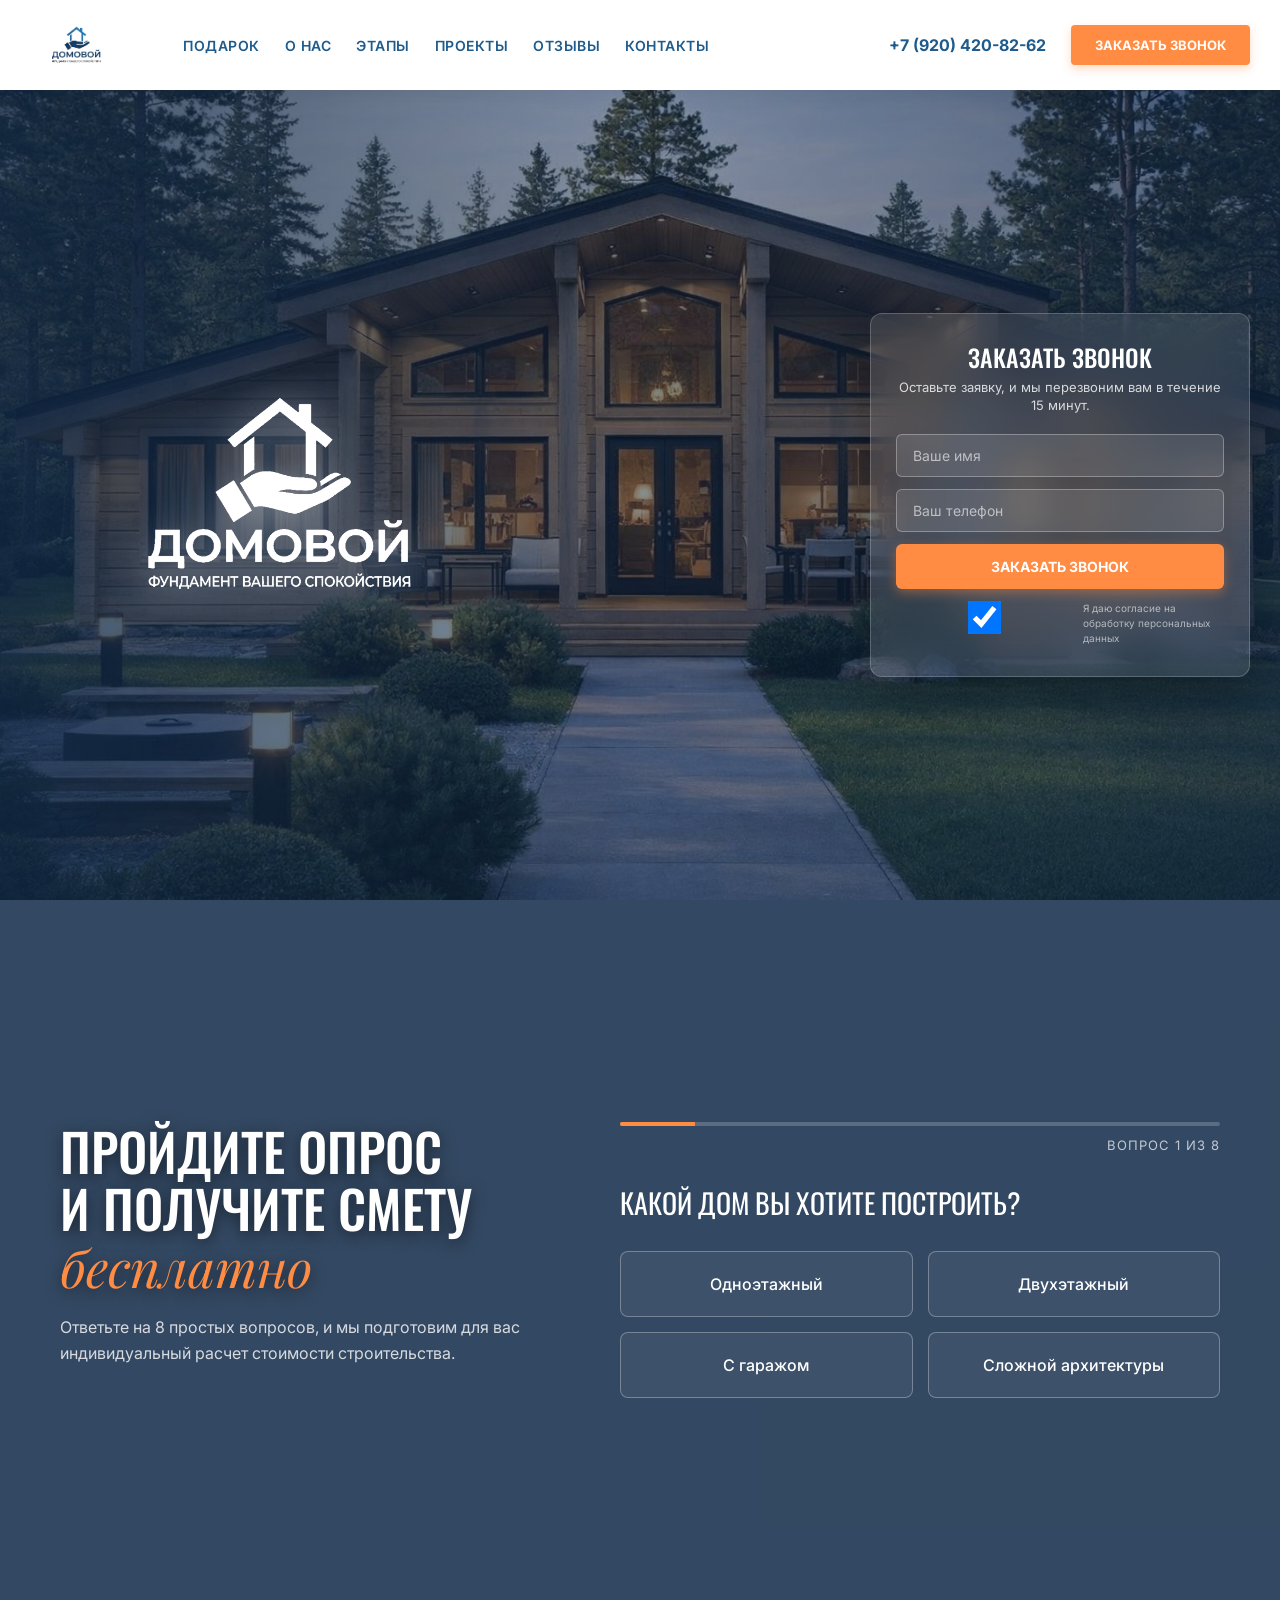
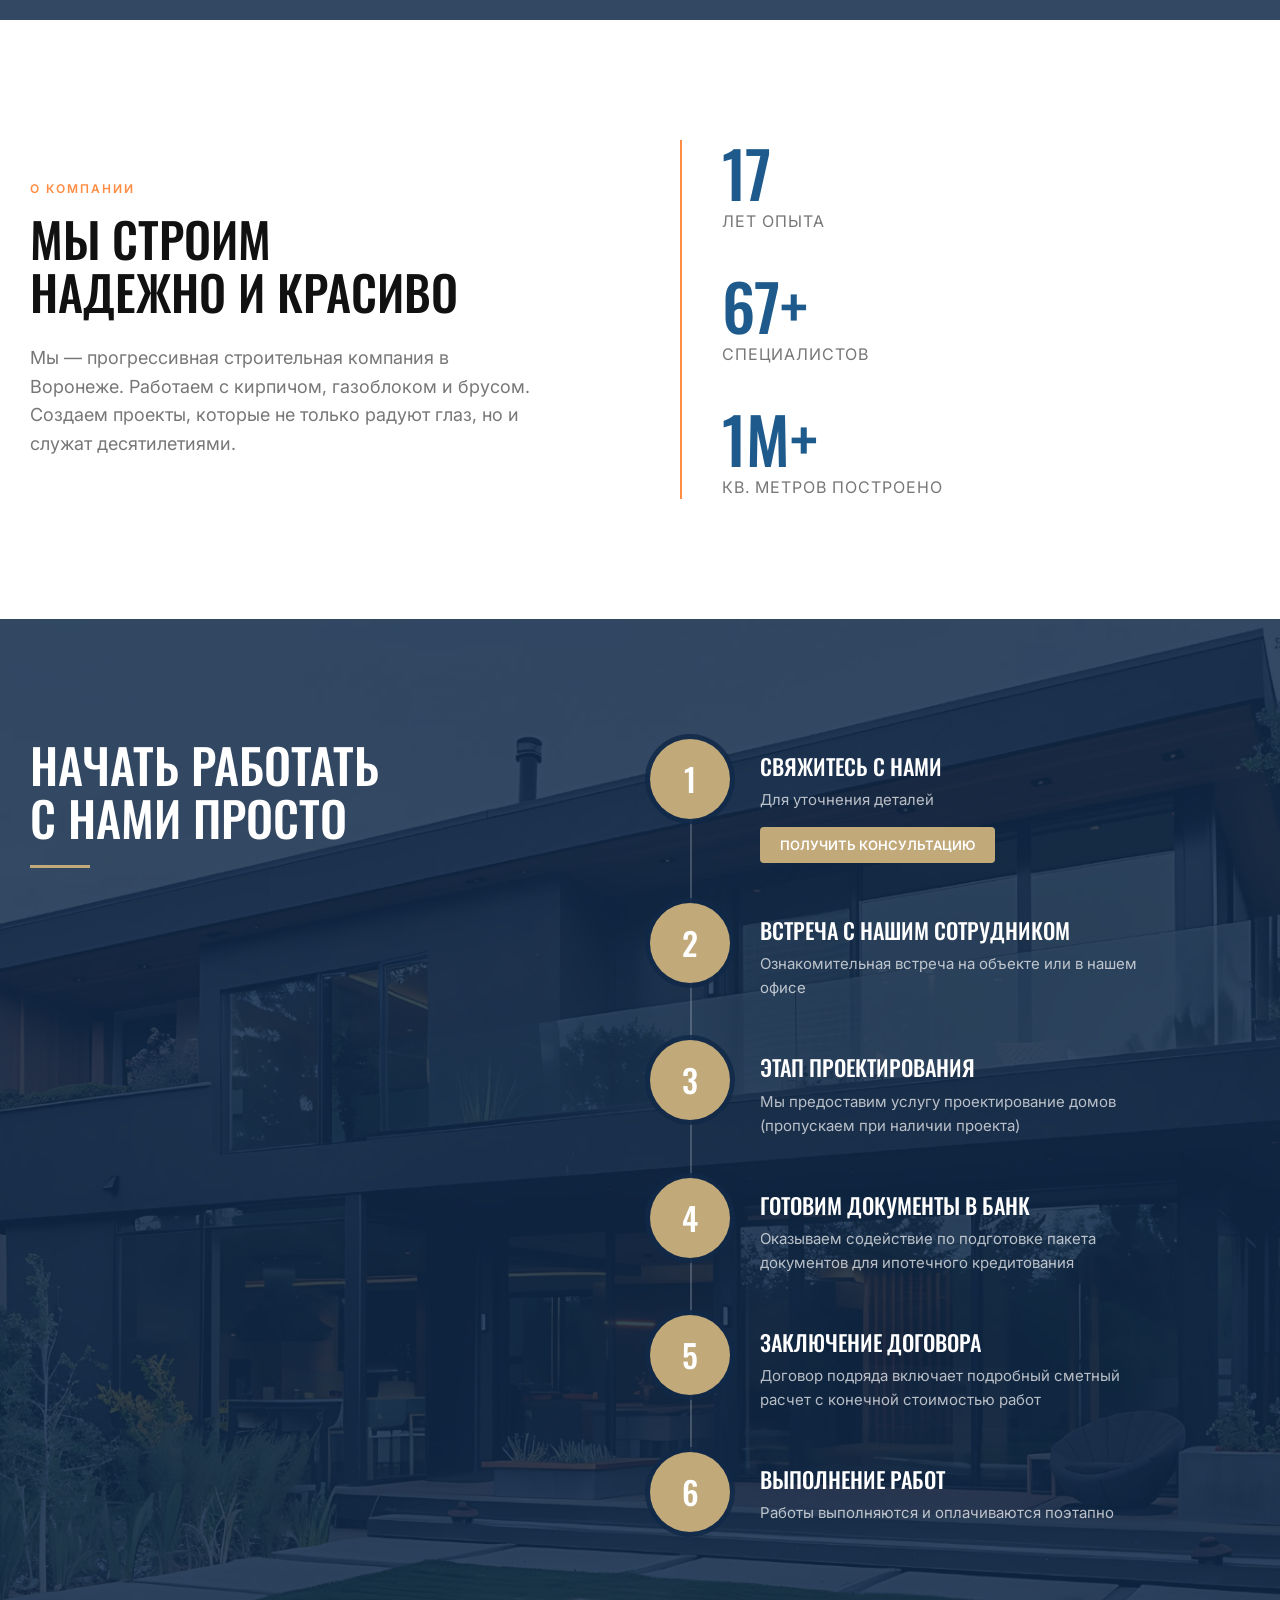
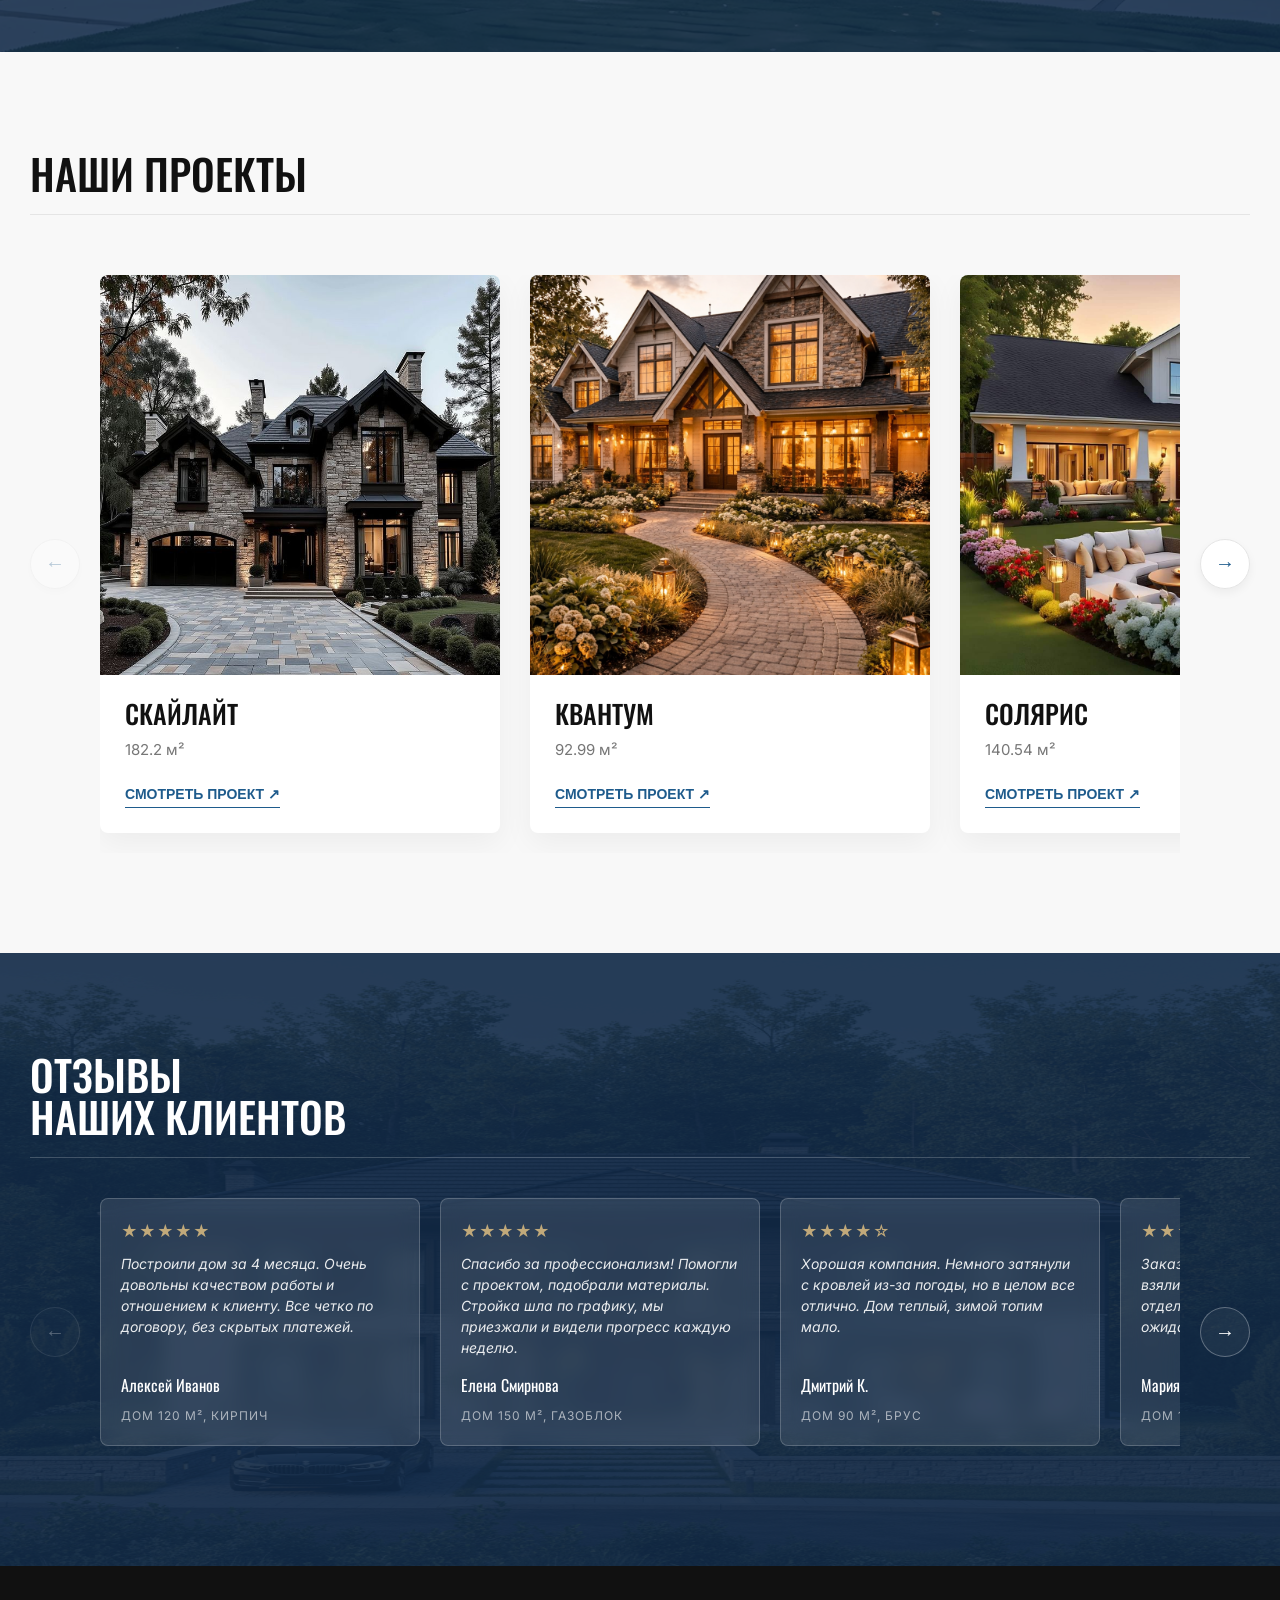
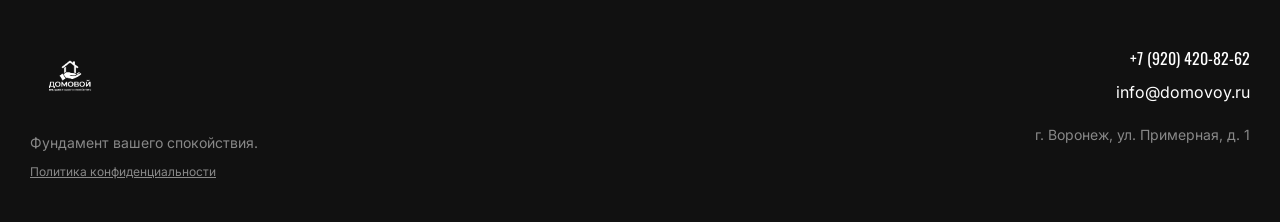
<file: index.html>
<!DOCTYPE html>
<html lang="ru">
<head>
    <meta charset="UTF-8">
    <meta name="viewport" content="width=device-width, initial-scale=1.0">
    <title>Домовой — Строительство домов в Воронеже</title>
    <meta name="description" content="Строительство домов под ключ из кирпича, газоблока и бруса. Фиксированная цена, сдача в срок, гарантия 5 лет.">
    <link rel="stylesheet" href="style.css">
    <link rel="preconnect" href="https://fonts.googleapis.com">
    <link rel="preconnect" href="https://fonts.gstatic.com" crossorigin>
    <link href="https://fonts.googleapis.com/css2?family=Inter:wght@300;400;500;600&family=Oswald:wght@400;500;600;700&family=Playfair+Display:ital@1&display=swap" rel="stylesheet">
</head>
<body>

<!-- ============ ШАПКА ============ -->
<header class="header">
    <div class="container header-inner">
        <a href="#" class="logo">
            <img src="images/logo.png" alt="Домовой" class="logo-img">
        </a>

        <nav class="nav">
            <a href="#quiz" class="nav-link">Подарок</a>
            <a href="#about" class="nav-link">О нас</a>
            <a href="#process" class="nav-link">Этапы</a>
            <a href="#projects" class="nav-link">Проекты</a>
            <a href="#reviews" class="nav-link">Отзывы</a>
            <a href="#contacts" class="nav-link">Контакты</a>
        </nav>

        <div class="header-right">
            <a href="tel:+79204208262" class="header-phone">+7 (920) 420-82-62</a>
            <button class="btn-order open-modal">Заказать звонок</button>
            <button class="burger" id="burger" aria-label="Открыть меню">
                <span></span>
                <span></span>
            </button>
        </div>
    </div>

    <div class="mobile-menu" id="mobileMenu">
        <a href="#quiz" class="nav-link">Подарок</a>
        <a href="#about" class="nav-link">О нас</a>
        <a href="#process" class="nav-link">Этапы</a>
        <a href="#projects" class="nav-link">Проекты</a>
        <a href="#reviews" class="nav-link">Отзывы</a>
        <a href="#contacts" class="nav-link">Контакты</a>
        <a href="tel:+79204208262" class="mobile-phone">+7 (920) 420-82-62</a>
        <button class="btn-order open-modal" style="margin: 20px; width: calc(100% - 40px);">Заказать звонок</button>
    </div>
</header>

<!-- ============ HERO ============ -->
<section class="hero" id="hero">
    <div class="hero-bg" style="background-image: url('images/hero-house.jpg');"></div>
    <div class="hero-overlay"></div>
    <div class="container hero-content-wrapper">
        <div class="hero-left">
            <img src="images/logo.png" alt="Домовой" class="hero-big-logo">
        </div>
        <div class="hero-right">
            <div class="hero-form-card">
                <h3>Заказать звонок</h3>
                <p>Оставьте заявку, и мы перезвоним вам в течение 15 минут.</p>
                <form action="#" class="hero-form">
                    <input type="text" placeholder="Ваше имя" required>
                    <input type="tel" placeholder="Ваш телефон" required>
                    <button type="submit" class="btn-submit-hero">Заказать звонок</button>
                    <label class="checkbox-label">
                        <input type="checkbox" required checked>
                        <span>Я даю согласие на обработку персональных данных</span>
                    </label>
                </form>
            </div>
        </div>
    </div>
</section>

<!-- ============ ОПРОСНИК ============ -->
<section class="quiz-section" id="quiz" style="background-image: url('images/quiz-bg.jpg');">
    <div class="quiz-overlay"></div>
    <div class="container quiz-container">
        <div class="quiz-info">
            <h2 class="quiz-main-title">Пройдите опрос<br>и получите смету<br><span>бесплатно</span></h2>
            <p class="quiz-subtitle">Ответьте на 8 простых вопросов, и мы подготовим для вас индивидуальный расчет стоимости строительства.</p>
        </div>
        
        <div class="quiz-wrapper-steps">
            <div class="quiz-progress-bar-container">
                <div class="quiz-progress-bar-fill" id="quizProgressBar"></div>
            </div>
            <span class="quiz-step-counter" id="quizStepCounter">Вопрос 1 из 8</span>

            <form id="quizForm" class="quiz-form-steps">
                <div class="quiz-step active" data-step="1">
                    <h3 class="quiz-question">Какой дом вы хотите построить?</h3>
                    <div class="quiz-options-row">
                        <label class="quiz-radio-box"><input type="radio" name="q1" value="one_floor"><span>Одноэтажный</span></label>
                        <label class="quiz-radio-box"><input type="radio" name="q1" value="two_floor"><span>Двухэтажный</span></label>
                        <label class="quiz-radio-box"><input type="radio" name="q1" value="with_garage"><span>С гаражом</span></label>
                        <label class="quiz-radio-box"><input type="radio" name="q1" value="complex"><span>Сложной архитектуры</span></label>
                    </div>
                </div>
                <div class="quiz-step" data-step="2">
                    <h3 class="quiz-question">Из какого материала планируете строиться?</h3>
                    <div class="quiz-options-row">
                        <label class="quiz-radio-box"><input type="radio" name="q2" value="brick"><span>Кирпич</span></label>
                        <label class="quiz-radio-box"><input type="radio" name="q2" value="gas_block"><span>Газоблок</span></label>
                        <label class="quiz-radio-box"><input type="radio" name="q2" value="timber"><span>Брус / Дерево</span></label>
                        <label class="quiz-radio-box"><input type="radio" name="q2" value="frame"><span>Каркас</span></label>
                    </div>
                </div>
                <div class="quiz-step" data-step="3">
                    <h3 class="quiz-question">На какую площадь планируете строительство?</h3>
                    <div class="quiz-options-row">
                        <label class="quiz-radio-box"><input type="radio" name="q3" value="up_to_100"><span>До 100 м²</span></label>
                        <label class="quiz-radio-box"><input type="radio" name="q3" value="100_150"><span>100 – 150 м²</span></label>
                        <label class="quiz-radio-box"><input type="radio" name="q3" value="150_200"><span>150 – 200 м²</span></label>
                        <label class="quiz-radio-box"><input type="radio" name="q3" value="over_200"><span>Более 200 м²</span></label>
                    </div>
                </div>
                <div class="quiz-step" data-step="4">
                    <h3 class="quiz-question">Есть ли у вас участок под строительство дома?</h3>
                    <div class="quiz-options-row">
                        <label class="quiz-radio-box"><input type="radio" name="q4" value="yes"><span>Да, есть</span></label>
                        <label class="quiz-radio-box"><input type="radio" name="q4" value="no"><span>Нет, но в поиске</span></label>
                        <label class="quiz-radio-box"><input type="radio" name="q4" value="need_help"><span>Нужна помощь с выбором</span></label>
                    </div>
                </div>
                <div class="quiz-step" data-step="5">
                    <h3 class="quiz-question">Есть ли проект для строительства или эскиз?</h3>
                    <div class="quiz-options-row">
                        <label class="quiz-radio-box"><input type="radio" name="q5" value="yes"><span>Да, есть готовый</span></label>
                        <label class="quiz-radio-box"><input type="radio" name="q5" value="sketch"><span>Есть только эскиз</span></label>
                        <label class="quiz-radio-box"><input type="radio" name="q5" value="no"><span>Нет, нужен проект</span></label>
                    </div>
                </div>
                <div class="quiz-step" data-step="6">
                    <h3 class="quiz-question">Какую комплектацию хотите?</h3>
                    <div class="quiz-options-row">
                        <label class="quiz-radio-box"><input type="radio" name="q6" value="turnkey"><span>Под ключ</span></label>
                        <label class="quiz-radio-box"><input type="radio" name="q6" value="rough"><span>Черновая</span></label>
                        <label class="quiz-radio-box"><input type="radio" name="q6" value="shell"><span>Только коробка</span></label>
                    </div>
                </div>
                <div class="quiz-step" data-step="7">
                    <h3 class="quiz-question">В какой бюджет планируете уложиться?</h3>
                    <div class="quiz-options-row">
                        <label class="quiz-radio-box"><input type="radio" name="q7" value="to_3m"><span>До 3 млн ₽</span></label>
                        <label class="quiz-radio-box"><input type="radio" name="q7" value="3_5m"><span>3 – 5 млн ₽</span></label>
                        <label class="quiz-radio-box"><input type="radio" name="q7" value="5_8m"><span>5 – 8 млн ₽</span></label>
                        <label class="quiz-radio-box"><input type="radio" name="q7" value="over_8m"><span>Более 8 млн ₽</span></label>
                    </div>
                </div>
                <div class="quiz-step" data-step="8">
                    <h3 class="quiz-question">Когда планируете начать строительство?</h3>
                    <div class="quiz-options-row">
                        <label class="quiz-radio-box"><input type="radio" name="q8" value="asap"><span>Как можно скорее</span></label>
                        <label class="quiz-radio-box"><input type="radio" name="q8" value="this_year"><span>В этом году</span></label>
                        <label class="quiz-radio-box"><input type="radio" name="q8" value="next_year"><span>В следующем году</span></label>
                    </div>
                </div>
            </form>
        </div>
    </div>
</section>

<!-- ============ БЛОК О КОМПАНИИ ============ -->
<section class="about-section" id="about">
    <div class="container about-grid">
        <div class="about-text">
            <span class="section-label">О КОМПАНИИ</span>
            <h2>МЫ СТРОИМ<br>НАДЕЖНО И КРАСИВО</h2>
            <p>Мы — прогрессивная строительная компания в Воронеже. Работаем с кирпичом, газоблоком и брусом. Создаем проекты, которые не только радуют глаз, но и служат десятилетиями.</p>
        </div>
        <div class="about-stats">
            <div class="stat-item">
                <span class="stat-number">17</span>
                <span class="stat-desc">Лет опыта</span>
            </div>
            <div class="stat-item">
                <span class="stat-number">67+</span>
                <span class="stat-desc">Специалистов</span>
            </div>
            <div class="stat-item">
                <span class="stat-number">1М+</span>
                <span class="stat-desc">Кв. метров построено</span>
            </div>
        </div>
    </div>
</section>

<!-- ============ БЛОК ЭТАПЫ РАБОТЫ ============ -->
<section class="process-section" id="process">
    <div class="process-bg" style="background-image: url('images/process-bg.jpg');"></div>
    <div class="process-overlay"></div>
    <div class="container process-container">
        <div class="process-header">
            <h2 class="process-main-title">Начать работать<br>с нами просто</h2>
        </div>
        <div class="process-timeline">
            <div class="process-step"><div class="step-number">1</div><div class="step-content"><h3>Свяжитесь с нами</h3><p>Для уточнения деталей</p><button class="btn-process open-modal">Получить консультацию</button></div></div>
            <div class="process-step"><div class="step-number">2</div><div class="step-content"><h3>Встреча с нашим сотрудником</h3><p>Ознакомительная встреча на объекте или в нашем офисе</p></div></div>
            <div class="process-step"><div class="step-number">3</div><div class="step-content"><h3>Этап проектирования</h3><p>Мы предоставим услугу проектирование домов (пропускаем при наличии проекта)</p></div></div>
            <div class="process-step"><div class="step-number">4</div><div class="step-content"><h3>Готовим документы в банк</h3><p>Оказываем содействие по подготовке пакета документов для ипотечного кредитования</p></div></div>
            <div class="process-step"><div class="step-number">5</div><div class="step-content"><h3>Заключение договора</h3><p>Договор подряда включает подробный сметный расчет с конечной стоимостью работ</p></div></div>
            <div class="process-step"><div class="step-number">6</div><div class="step-content"><h3>Выполнение работ</h3><p>Работы выполняются и оплачиваются поэтапно</p></div></div>
        </div>
    </div>
</section>

<!-- ============ БЛОК ПРОЕКТЫ (СЛАЙДЕР) ============ -->
<section class="projects-section" id="projects">
    <div class="container">
        <div class="section-header-modern">
            <h2>НАШИ ПРОЕКТЫ</h2>
        </div>
        
        <div class="projects-slider-wrapper">
            <button class="project-arrow prev" id="projectPrev">←</button>
            
            <div class="projects-track" id="projectsTrack">
                <div class="project-card">
                    <div class="project-image"><img src="images/project1.jpg" alt="Проект Скайлайт"></div>
                    <div class="project-info">
                        <h3>Скайлайт</h3>
                        <span class="project-area">182.2 м²</span>
                        <button class="btn-more open-modal">Смотреть проект ↗</button>
                    </div>
                </div>
                <div class="project-card">
                    <div class="project-image"><img src="images/project2.jpg" alt="Проект Квантум"></div>
                    <div class="project-info">
                        <h3>Квантум</h3>
                        <span class="project-area">92.99 м²</span>
                        <button class="btn-more open-modal">Смотреть проект ↗</button>
                    </div>
                </div>
                <div class="project-card">
                    <div class="project-image"><img src="images/project3.jpg" alt="Проект Солярис"></div>
                    <div class="project-info">
                        <h3>Солярис</h3>
                        <span class="project-area">140.54 м²</span>
                        <button class="btn-more open-modal">Смотреть проект ↗</button>
                    </div>
                </div>
                <div class="project-card">
                    <div class="project-image"><img src="images/hero-house.jpg" alt="Проект Модерн"></div>
                    <div class="project-info">
                        <h3>Модерн</h3>
                        <span class="project-area">210 м²</span>
                        <button class="btn-more open-modal">Смотреть проект ↗</button>
                    </div>
                </div>
            </div>

            <button class="project-arrow next" id="projectNext">→</button>
        </div>
    </div>
</section>

<!-- ============ БЛОК ОТЗЫВЫ ============ -->
<section class="reviews-section" id="reviews">
    <div class="reviews-bg" style="background-image: url('images/reviews-bg.jpg');"></div>
    <div class="reviews-overlay"></div>
    
    <div class="container reviews-container">
        <div class="section-header-modern" style="border-bottom-color: rgba(255,255,255,0.2); color: white; margin-bottom: 40px;">
            <h2>ОТЗЫВЫ<br>НАШИХ КЛИЕНТОВ</h2>
        </div>

        <div class="reviews-slider-wrapper">
            <button class="review-arrow prev" id="reviewPrev">←</button>

            <div class="reviews-track" id="reviewsTrack">
                <div class="review-card"><div class="review-stars">★★★★★</div><p class="review-text">Построили дом за 4 месяца. Очень довольны качеством работы и отношением к клиенту. Все четко по договору, без скрытых платежей.</p><div class="review-author">Алексей Иванов</div><div class="review-house">Дом 120 м², кирпич</div></div>
                <div class="review-card"><div class="review-stars">★★★★★</div><p class="review-text">Спасибо за профессионализм! Помогли с проектом, подобрали материалы. Стройка шла по графику, мы приезжали и видели прогресс каждую неделю.</p><div class="review-author">Елена Смирнова</div><div class="review-house">Дом 150 м², газоблок</div></div>
                <div class="review-card"><div class="review-stars">★★★★☆</div><p class="review-text">Хорошая компания. Немного затянули с кровлей из-за погоды, но в целом все отлично. Дом теплый, зимой топим мало.</p><div class="review-author">Дмитрий К.</div><div class="review-house">Дом 90 м², брус</div></div>
                <div class="review-card"><div class="review-stars">★★★★★</div><p class="review-text">Заказывали дом под ключ. Ребята взяли на себя всё: от фундамента до отделки. Результат превзошел ожидания. Рекомендую!</p><div class="review-author">Мария и Сергей</div><div class="review-house">Дом 180 м², кирпич</div></div>
                <div class="review-card"><div class="review-stars">★★★★★</div><p class="review-text">Очень удобно, что есть свой архитектор. Нам сделали проект с учетом наших пожеланий и бюджета. Строили быстро.</p><div class="review-author">Ольга Петрова</div><div class="review-house">Дом 110 м², газоблок</div></div>
                <div class="review-card"><div class="review-stars">★★★★★</div><p class="review-text">Работали с «Домовым» по ипотеке. Помогли собрать документы для банка, все прошло гладко. Дом сдали вовремя.</p><div class="review-author">Игорь Волков</div><div class="review-house">Дом 140 м², кирпич</div></div>

                <div class="review-card"><div class="review-stars">★★★★☆</div><p class="review-text">Качество хорошее, но хотелось бы больше внимания к деталям на этапе отделки. В целом домом довольны, живем уже год.</p><div class="review-author">Анна С.</div><div class="review-house">Дом 100 м², брус</div></div>
                <div class="review-card"><div class="review-stars">★★★★★</div><p class="review-text">Отличная бригада! Работали чисто, мусор вывозили. Соседи тоже заинтересовались. Спасибо за дом!</p><div class="review-author">Николай Ф.</div><div class="review-house">Дом 95 м², каркас</div></div>
                <div class="review-card"><div class="review-stars">★★★★★</div><p class="review-text">Понравился подход: сначала все рассчитали, показали смету, потом начали. Никаких сюрпризов в процессе. Молодцы.</p><div class="review-author">Татьяна М.</div><div class="review-house">Дом 160 м², газоблок</div></div>
                <div class="review-card"><div class="review-stars">★★★★★</div><p class="review-text">Дом построили за 3.5 месяца. Для нас это был рекорд. Очень довольны, что выбрали именно эту компанию.</p><div class="review-author">Владимир и Оксана</div><div class="review-house">Дом 130 м², кирпич</div></div>
                <div class="review-card"><div class="review-stars">★★★★☆</div><p class="review-text">Хорошая компания, но цены чуть выше средних по рынку. Зато качество и сроки на высоте. Оно того стоит.</p><div class="review-author">Роман К.</div><div class="review-house">Дом 120 м², брус</div></div>
                <div class="review-card"><div class="review-stars">★★★★★</div><p class="review-text">Просто супер! Всем рекомендую. Особенно понравилось, что можно было приехать на объект в любое время и посмотреть.</p><div class="review-author">Светлана В.</div><div class="review-house">Дом 105 м², газоблок</div></div>
            </div>

            <button class="review-arrow next" id="reviewNext">→</button>
        </div>
    </div>
</section>

<!-- ============ ПОДВАЛ ============ -->
<footer id="contacts" class="footer">
    <div class="container footer-grid">
        <div class="footer-brand">
            <img src="images/logo.png" alt="Домовой" class="logo-img" style="height: 60px; filter: brightness(0) invert(1);">
            <p>Фундамент вашего спокойствия.</p>
            <a href="privacy.html" class="privacy-link" target="_blank">Политика конфиденциальности</a>
        </div>
        <div class="footer-contacts">
            <a href="tel:+79204208262" class="footer-phone">+7 (920) 420-82-62</a>
            <a href="mailto:info@domovoy.ru">info@domovoy.ru</a>
            <p>г. Воронеж, ул. Примерная, д. 1</p>
        </div>
    </div>
</footer>

<!-- ============ МОДАЛЬНОЕ ОКНО ============ -->
<div class="modal-overlay" id="modalOverlay">
    <div class="modal-content">
        <button class="modal-close" id="modalClose">&times;</button>
        <div class="modal-header">
            <h3>Заказать звонок</h3>
            <p>Оставьте свои данные, и мы перезвоним вам в течение 15 минут!</p>
        </div>
        <form action="#" class="modal-form">
            <input type="text" placeholder="Ваше имя" required>
            <input type="tel" placeholder="Телефон" required>
            <button type="submit" class="btn-submit">Отправить заявку</button>
            <label class="checkbox-label">
                <input type="checkbox" required checked>
                <span>Я даю согласие на обработку персональных данных</span>
            </label>
        </form>
    </div>
</div>

<script src="script.js"></script>
</body>
</html>
</file>
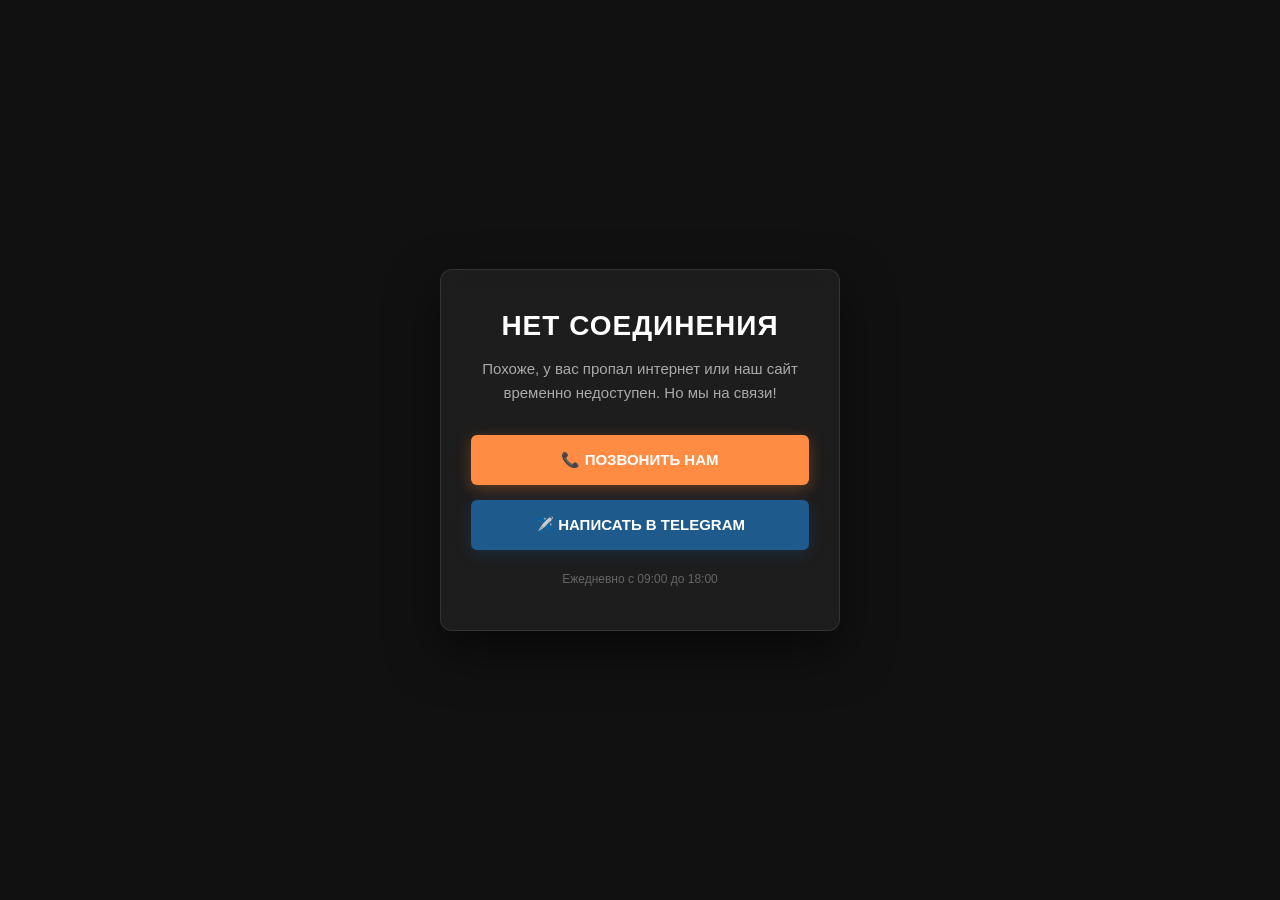
<file: offline.htm>
<!DOCTYPE html>
<html lang="ru">
<head>
    <meta charset="UTF-8">
    <meta name="viewport" content="width=device-width, initial-scale=1.0">
    <title>Нет соединения — Домовой</title>
    <style>
        /* Все стили встроены прямо в файл, чтобы они гарантированно загрузились */
        * { margin: 0; padding: 0; box-sizing: border-box; }
        body {
            background-color: #111111;
            color: #ffffff;
            font-family: 'Inter', Arial, sans-serif;
            height: 100vh;
            display: flex;
            align-items: center;
            justify-content: center;
            text-align: center;
            padding: 20px;
        }
        .offline-card {
            background: rgba(255, 255, 255, 0.05);
            border: 1px solid rgba(255, 255, 255, 0.1);
            padding: 40px 30px;
            border-radius: 12px;
            max-width: 400px;
            width: 100%;
            backdrop-filter: blur(10px);
            box-shadow: 0 20px 50px rgba(0,0,0,0.5);
        }
        h1 {
            font-family: 'Oswald', Arial, sans-serif;
            font-size: 28px;
            text-transform: uppercase;
            margin-bottom: 15px;
            color: #ffffff;
            letter-spacing: 1px;
        }
        p {
            color: #aaaaaa;
            font-size: 15px;
            line-height: 1.6;
            margin-bottom: 30px;
        }
        .btn {
            display: block;
            width: 100%;
            padding: 16px;
            margin-bottom: 15px;
            border-radius: 6px;
            text-decoration: none;
            font-weight: 700;
            font-size: 15px;
            text-transform: uppercase;
            box-sizing: border-box;
            transition: all 0.3s ease;
        }
        .btn-phone {
            background-color: #FF8C42;
            color: #ffffff;
            box-shadow: 0 4px 15px rgba(255, 140, 66, 0.3);
        }
        .btn-phone:hover { background-color: #E5762E; }
        .btn-tg {
            background-color: #1E5B8C;
            color: #ffffff;
            box-shadow: 0 4px 15px rgba(30, 91, 140, 0.3);
        }
        .btn-tg:hover { background-color: #15456B; }
        .footer-text {
            font-size: 12px;
            color: #666;
            margin-top: 20px;
            margin-bottom: 0;
        }
    </style>
</head>
<body>
    <div class="offline-card">
        <h1>Нет соединения</h1>
        <p>Похоже, у вас пропал интернет или наш сайт временно недоступен. Но мы на связи!</p>
        
        <a href="tel:+79204208262" class="btn btn-phone">📞 Позвонить нам</a>
        <a href="https://t.me/pra_dead" class="btn btn-tg">✈️ Написать в Telegram</a>
        
        <p class="footer-text">Ежедневно с 09:00 до 18:00</p>
    </div>
</body>
</html>
</file>
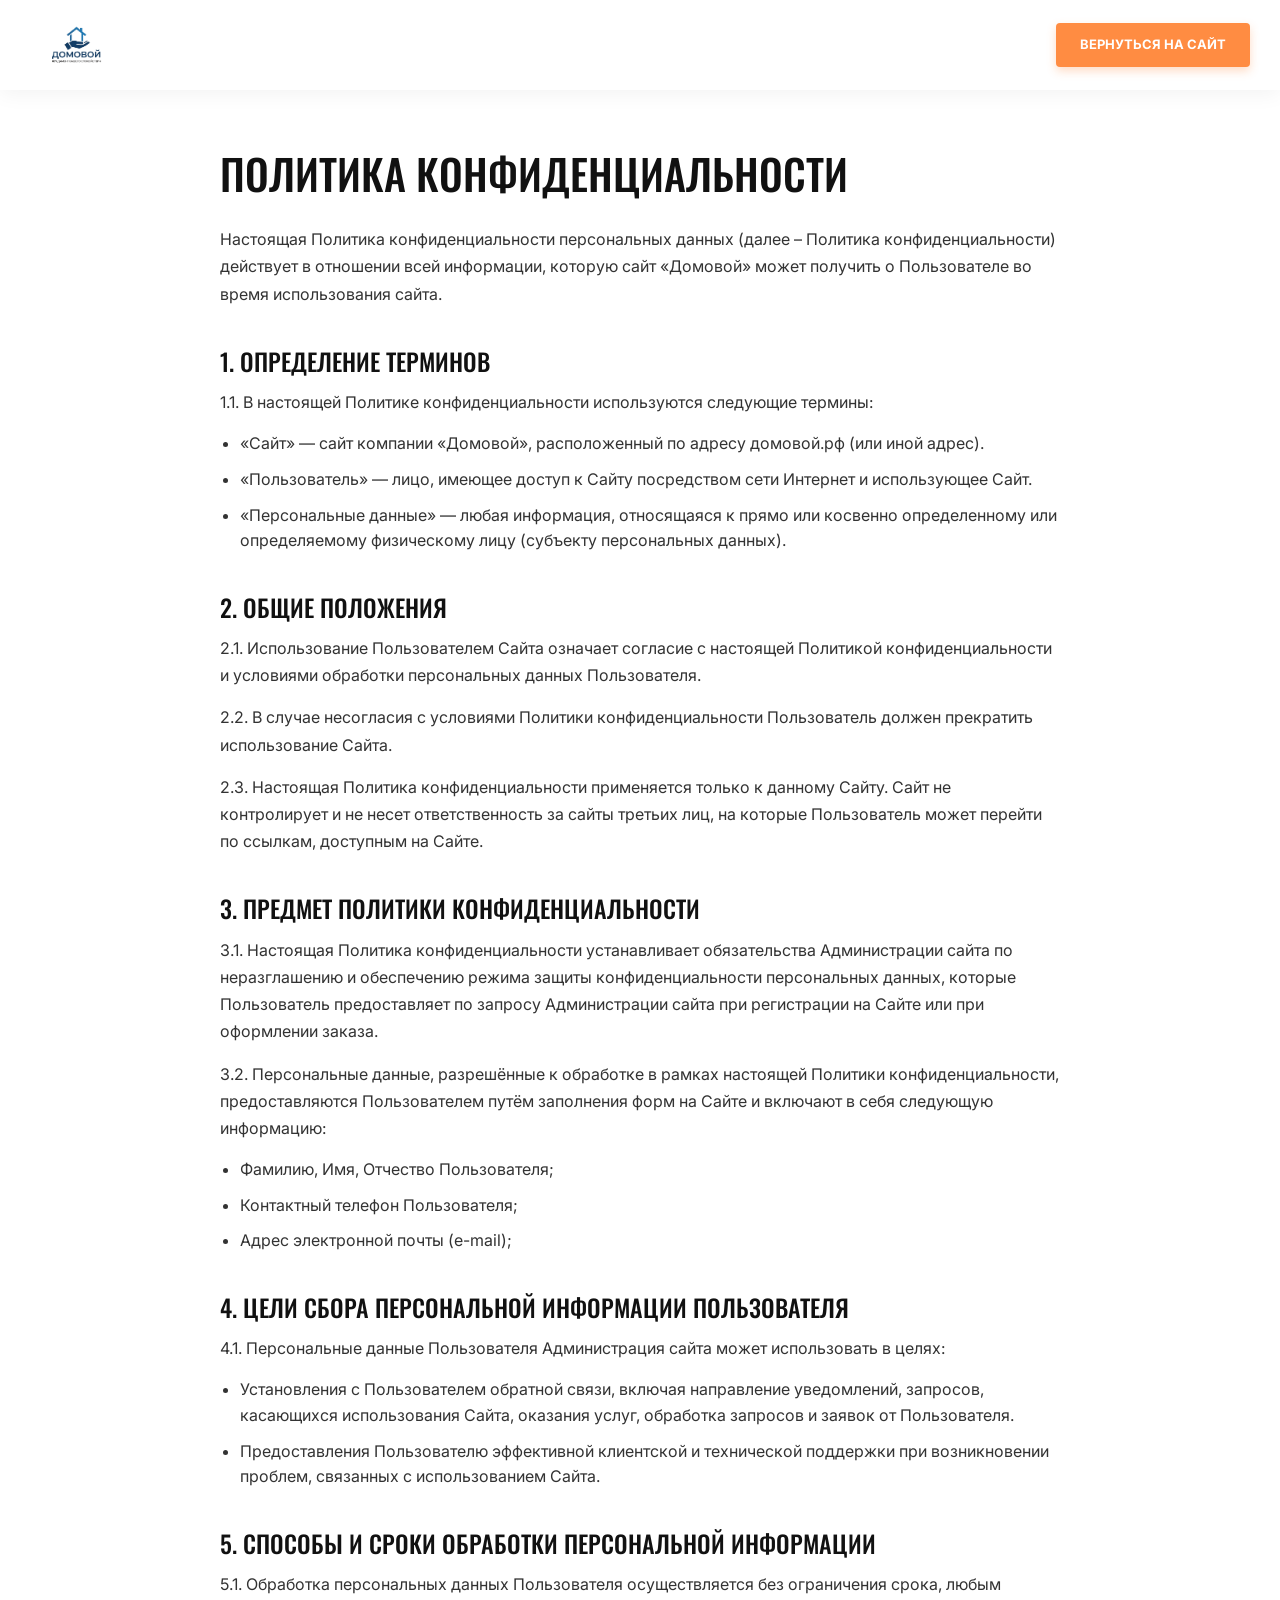
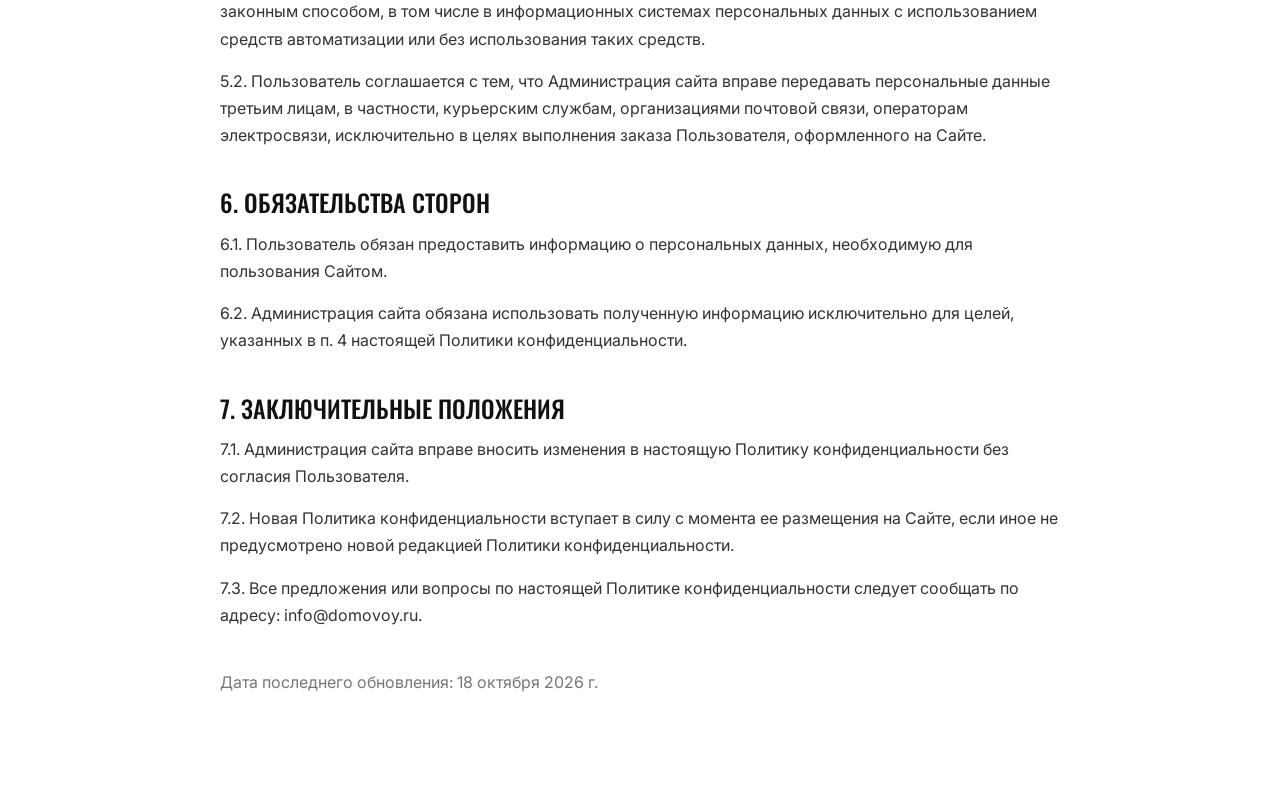
<file: privacy.html>
<!DOCTYPE html>
<html lang="ru">
<head>
    <meta charset="UTF-8">
    <meta name="viewport" content="width=device-width, initial-scale=1.0">
    <title>Политика конфиденциальности — Домовой</title>
    <link rel="stylesheet" href="style.css">
    <link href="https://fonts.googleapis.com/css2?family=Inter:wght@300;400;500;600&family=Oswald:wght@400;500;600;700&display=swap" rel="stylesheet">
</head>
<body class="privacy-page">

    <!-- Шапка (упрощенная) -->
    <header class="header" style="position: relative; background: var(--white);">
        <div class="container header-inner">
            <a href="index.html" class="logo">
                <img src="images/logo.png" alt="Домовой" class="logo-img">
            </a>
            <a href="index.html" class="btn-order" style="text-decoration: none;">Вернуться на сайт</a>
        </div>
    </header>

    <main class="container privacy-content">
        <h1>Политика конфиденциальности</h1>
        <p>Настоящая Политика конфиденциальности персональных данных (далее – Политика конфиденциальности) действует в отношении всей информации, которую сайт «Домовой» может получить о Пользователе во время использования сайта.</p>

        <h2>1. Определение терминов</h2>
        <p>1.1. В настоящей Политике конфиденциальности используются следующие термины:</p>
        <ul>
            <li>«Сайт» — сайт компании «Домовой», расположенный по адресу домовой.рф (или иной адрес).</li>
            <li>«Пользователь» — лицо, имеющее доступ к Сайту посредством сети Интернет и использующее Сайт.</li>
            <li>«Персональные данные» — любая информация, относящаяся к прямо или косвенно определенному или определяемому физическому лицу (субъекту персональных данных).</li>
        </ul>

        <h2>2. Общие положения</h2>
        <p>2.1. Использование Пользователем Сайта означает согласие с настоящей Политикой конфиденциальности и условиями обработки персональных данных Пользователя.</p>
        <p>2.2. В случае несогласия с условиями Политики конфиденциальности Пользователь должен прекратить использование Сайта.</p>
        <p>2.3. Настоящая Политика конфиденциальности применяется только к данному Сайту. Сайт не контролирует и не несет ответственность за сайты третьих лиц, на которые Пользователь может перейти по ссылкам, доступным на Сайте.</p>

        <h2>3. Предмет политики конфиденциальности</h2>
        <p>3.1. Настоящая Политика конфиденциальности устанавливает обязательства Администрации сайта по неразглашению и обеспечению режима защиты конфиденциальности персональных данных, которые Пользователь предоставляет по запросу Администрации сайта при регистрации на Сайте или при оформлении заказа.</p>
        <p>3.2. Персональные данные, разрешённые к обработке в рамках настоящей Политики конфиденциальности, предоставляются Пользователем путём заполнения форм на Сайте и включают в себя следующую информацию:</p>
        <ul>
            <li>Фамилию, Имя, Отчество Пользователя;</li>
            <li>Контактный телефон Пользователя;</li>
            <li>Адрес электронной почты (e-mail);</li>
        </ul>

        <h2>4. Цели сбора персональной информации пользователя</h2>
        <p>4.1. Персональные данные Пользователя Администрация сайта может использовать в целях:</p>
        <ul>
            <li>Установления с Пользователем обратной связи, включая направление уведомлений, запросов, касающихся использования Сайта, оказания услуг, обработка запросов и заявок от Пользователя.</li>
            <li>Предоставления Пользователю эффективной клиентской и технической поддержки при возникновении проблем, связанных с использованием Сайта.</li>
        </ul>

        <h2>5. Способы и сроки обработки персональной информации</h2>
        <p>5.1. Обработка персональных данных Пользователя осуществляется без ограничения срока, любым законным способом, в том числе в информационных системах персональных данных с использованием средств автоматизации или без использования таких средств.</p>
        <p>5.2. Пользователь соглашается с тем, что Администрация сайта вправе передавать персональные данные третьим лицам, в частности, курьерским службам, организациями почтовой связи, операторам электросвязи, исключительно в целях выполнения заказа Пользователя, оформленного на Сайте.</p>

        <h2>6. Обязательства сторон</h2>
        <p>6.1. Пользователь обязан предоставить информацию о персональных данных, необходимую для пользования Сайтом.</p>
        <p>6.2. Администрация сайта обязана использовать полученную информацию исключительно для целей, указанных в п. 4 настоящей Политики конфиденциальности.</p>

        <h2>7. Заключительные положения</h2>
        <p>7.1. Администрация сайта вправе вносить изменения в настоящую Политику конфиденциальности без согласия Пользователя.</p>
        <p>7.2. Новая Политика конфиденциальности вступает в силу с момента ее размещения на Сайте, если иное не предусмотрено новой редакцией Политики конфиденциальности.</p>
        <p>7.3. Все предложения или вопросы по настоящей Политике конфиденциальности следует сообщать по адресу: info@domovoy.ru.</p>

        <p style="margin-top: 40px; color: var(--gray);">Дата последнего обновления: 18 октября 2026 г.</p>
    </main>

</body>
</html>
</file>
<file: style.css>
* { margin: 0; padding: 0; box-sizing: border-box; }

:root {
    --black: #111111;
    --white: #FFFFFF;
    --bg: #F8F8F8;
    --gray: #777777;
    --gray-light: #E5E5E5;
    --blue: #1E5B8C;
    --blue-dark: #15456B;
    --orange: #FF8C42;
    --orange-hover: #E5762E;
    --waha-gold: #C1A97A; 
    --waha-gold-hover: #A89060;
    --font-head: 'Oswald', sans-serif;
    --font-body: 'Inter', sans-serif;
    --font-italic: 'Playfair Display', serif;
}

html, body { overflow-x: hidden; background: var(--bg); }
body { font-family: var(--font-body); color: var(--black); line-height: 1.5; font-weight: 400; }
body.modal-open { overflow: hidden; }
.container { max-width: 1300px; margin: 0 auto; padding: 0 30px; }
h1, h2, h3, h4 { font-family: var(--font-head); font-weight: 500; line-height: 1.1; text-transform: uppercase; }

/* ============ ШАПКА ============ */
.header { position: fixed; top: 0; left: 0; width: 100%; z-index: 100; height: 90px; background: var(--white); box-shadow: 0 4px 20px rgba(0,0,0,0.05); }
.header-inner { display: flex; align-items: center; justify-content: space-between; height: 100%; gap: 20px; }
.logo { display: flex; align-items: center; height: 100%; padding: 5px 0; flex-shrink: 0; }
.logo-img { height: 70px; width: auto; object-fit: contain; }
.nav { display: flex; gap: 25px; height: 100%; align-items: center; margin-left: 40px; }
.nav-link { color: var(--blue); text-decoration: none; font-size: 14px; font-weight: 600; text-transform: uppercase; letter-spacing: 0.5px; transition: color 0.3s; position: relative; height: 100%; display: flex; align-items: center; }
.nav-link::after { content: ''; position: absolute; bottom: 25px; left: 0; width: 0; height: 2px; background: var(--orange); transition: width 0.3s; }
.nav-link:hover { color: var(--orange); }
.nav-link:hover::after { width: 100%; }
.header-right { display: flex; align-items: center; gap: 25px; height: 100%; margin-left: auto; }
.header-phone { color: var(--blue); text-decoration: none; font-weight: 700; font-size: 16px; transition: color 0.3s; }
.header-phone:hover { color: var(--orange); }
.btn-order { background: var(--orange); color: var(--white); border: none; padding: 12px 24px; font-family: var(--font-body); font-size: 13px; font-weight: 700; text-transform: uppercase; cursor: pointer; border-radius: 4px; transition: all 0.3s; white-space: nowrap; box-shadow: 0 4px 10px rgba(255, 140, 66, 0.3); }
.btn-order:hover { background: var(--orange-hover); transform: translateY(-2px); }
.burger { display: none; flex-direction: column; justify-content: center; gap: 6px; width: 44px; height: 44px; background: transparent; border: none; cursor: pointer; z-index: 101; padding: 10px; }
.burger span { display: block; width: 100%; height: 2px; background: var(--blue); transition: all 0.3s; }
.burger.active span:nth-child(1) { transform: translateY(4px) rotate(45deg); }
.burger.active span:nth-child(2) { transform: translateY(-4px) rotate(-45deg); }
.mobile-menu { display: none; flex-direction: column; background: var(--white); width: 100%; max-height: 0; overflow: hidden; transition: max-height 0.4s ease; position: absolute; top: 100%; left: 0; border-top: 1px solid var(--gray-light); box-shadow: 0 10px 20px rgba(0,0,0,0.1); }
.mobile-menu.open { max-height: 500px; }
.mobile-menu a { color: var(--blue); text-decoration: none; padding: 15px 30px; font-size: 14px; font-weight: 600; border-bottom: 1px solid var(--gray-light); text-transform: uppercase; }
.mobile-menu .mobile-phone { color: var(--orange) !important; font-weight: 700 !important; font-size: 18px !important; border-bottom: none !important; }

/* ============ HERO ============ */
.hero { position: relative; height: 100vh; min-height: 700px; display: flex; align-items: center; overflow: hidden; background: var(--black); padding-top: 90px; }
.hero-bg { position: absolute; inset: 0; background-size: cover; background-position: center; z-index: 1; }
.hero-overlay { position: absolute; inset: 0; background: linear-gradient(90deg, rgba(17, 42, 72, 0.8) 0%, rgba(17, 42, 72, 0.5) 50%, rgba(17, 42, 72, 0.7) 100%); z-index: 2; }
.hero-content-wrapper { position: relative; z-index: 3; width: 100%; display: flex; justify-content: space-between; align-items: center; gap: 60px; }
.hero-left { flex: 1; display: flex; flex-direction: column; align-items: flex-start; }
.hero-big-logo { width: 100%; max-width: 500px; height: auto; object-fit: contain; filter: drop-shadow(0 10px 20px rgba(0,0,0,0.5)) brightness(0) invert(1); }
.hero-right { width: 380px; flex-shrink: 0; }
.hero-form-card { background: rgba(255, 255, 255, 0.1); backdrop-filter: blur(20px); -webkit-backdrop-filter: blur(20px); border: 1px solid rgba(255, 255, 255, 0.2); padding: 30px 25px; border-radius: 12px; color: var(--white); box-shadow: 0 20px 50px rgba(0,0,0,0.3); }
.hero-form-card h3 { font-size: 24px; margin-bottom: 8px; color: var(--white); text-align: center; }
.hero-form-card p { font-size: 13px; color: rgba(255, 255, 255, 0.8); text-align: center; margin-bottom: 20px; line-height: 1.4; }
.hero-form input { width: 100%; padding: 12px 16px; margin-bottom: 12px; border: 1px solid rgba(255, 255, 255, 0.3); background: rgba(255, 255, 255, 0.1); border-radius: 6px; font-family: var(--font-body); font-size: 14px; color: var(--white); outline: none; transition: all 0.3s; }
.hero-form input::placeholder { color: rgba(255, 255, 255, 0.6); }
.hero-form input:focus { border-color: var(--white); background: rgba(255, 255, 255, 0.2); }
.btn-submit-hero { width: 100%; padding: 14px; background: var(--orange); color: var(--white); border: none; border-radius: 6px; font-family: var(--font-body); font-size: 14px; font-weight: 700; text-transform: uppercase; cursor: pointer; transition: all 0.3s; margin-bottom: 12px; box-shadow: 0 4px 12px rgba(255, 140, 66, 0.4); }
.btn-submit-hero:hover { background: var(--orange-hover); transform: translateY(-2px); box-shadow: 0 6px 15px rgba(255, 140, 66, 0.5); }
.hero-form .checkbox-label { color: rgba(255, 255, 255, 0.6); font-size: 10px; }

/* ============ КВИЗ ============ */
.quiz-section { position: relative; padding: 100px 0; background-size: cover; background-position: center; background-attachment: fixed; display: flex; align-items: center; min-height: 80vh; }
.quiz-overlay { position: absolute; inset: 0; background: rgba(17, 42, 72, 0.85); z-index: 1; }
.quiz-container { position: relative; z-index: 2; display: flex; justify-content: space-between; align-items: flex-start; gap: 60px; }
.quiz-info { flex: 1; max-width: 500px; position: sticky; top: 120px; }
.quiz-main-title { color: var(--white); font-size: 52px; line-height: 1.1; margin-bottom: 20px; text-shadow: 0 4px 15px rgba(0,0,0,0.5); }
.quiz-main-title span { color: var(--orange); font-style: italic; font-family: var(--font-italic); text-transform: lowercase; font-weight: 400; }
.quiz-subtitle { color: rgba(255, 255, 255, 0.8); font-size: 16px; line-height: 1.6; }

.quiz-wrapper-steps { flex: 1; max-width: 600px; width: 100%; }
.quiz-progress-bar-container { width: 100%; height: 4px; background: rgba(255, 255, 255, 0.2); border-radius: 2px; margin-bottom: 10px; overflow: hidden; }
.quiz-progress-bar-fill { height: 100%; background: var(--orange); width: 12.5%; transition: width 0.4s ease; }
.quiz-step-counter { display: block; color: rgba(255, 255, 255, 0.7); font-size: 13px; margin-bottom: 30px; text-align: right; text-transform: uppercase; letter-spacing: 1px; }
.quiz-form-steps { position: relative; }
.quiz-step { display: none; animation: fadeInStep 0.5s ease forwards; }
.quiz-step.active { display: block; }
@keyframes fadeInStep { from { opacity: 0; transform: translateY(15px); } to { opacity: 1; transform: translateY(0); } }
.quiz-question { color: var(--white); font-family: var(--font-head); font-size: 28px; font-weight: 400; margin-bottom: 30px; line-height: 1.3; }
.quiz-options-row { display: flex; flex-wrap: wrap; gap: 15px; }
.quiz-radio-box { cursor: pointer; flex: 1 1 calc(50% - 15px); min-width: 200px; }
.quiz-radio-box input[type="radio"] { display: none; }
.quiz-radio-box span { display: flex; align-items: center; justify-content: center; text-align: center; padding: 20px; border: 1px solid rgba(255, 255, 255, 0.3); border-radius: 8px; color: var(--white); font-size: 16px; font-weight: 500; transition: all 0.3s; background: rgba(255, 255, 255, 0.05); height: 100%; }
.quiz-radio-box:hover span { background: rgba(255, 255, 255, 0.15); border-color: var(--white); }
.quiz-radio-box input[type="radio"]:checked + span { background: var(--orange); border-color: var(--orange); color: var(--white); box-shadow: 0 4px 15px rgba(255, 140, 66, 0.4); }

/* ============ БЛОК О КОМПАНИИ ============ */
.about-section { padding: 120px 0; background: var(--white); }
.about-grid { display: grid; grid-template-columns: 1fr 1fr; gap: 80px; align-items: center; }
.section-label { display: block; font-size: 12px; font-weight: 600; text-transform: uppercase; letter-spacing: 2px; color: var(--orange); margin-bottom: 15px; }
.about-text h2 { font-size: 48px; margin-bottom: 25px; line-height: 1.1; }
.about-text p { font-size: 18px; color: var(--gray); line-height: 1.6; max-width: 500px; }
.about-stats { display: flex; flex-direction: column; gap: 40px; border-left: 2px solid var(--orange); padding-left: 40px; }
.stat-number { font-family: var(--font-head); font-size: 64px; font-weight: 500; display: block; line-height: 1; margin-bottom: 5px; color: var(--blue); }
.stat-desc { font-size: 16px; color: var(--gray); text-transform: uppercase; letter-spacing: 1px; }

/* ============ ТРЕТИЙ БЛОК: ЭТАПЫ РАБОТЫ ============ */
.process-section { position: relative; padding: 120px 0; background-size: cover; background-position: center; background-attachment: fixed; color: var(--white); }
.process-bg { position: absolute; inset: 0; background-size: cover; background-position: center; z-index: 1; }
.process-overlay { position: absolute; inset: 0; background: rgba(17, 42, 72, 0.85); z-index: 2; }
.process-container { position: relative; z-index: 3; display: flex; justify-content: space-between; gap: 60px; }
.process-header { flex: 1; max-width: 400px; }
.process-main-title { font-size: 48px; line-height: 1.1; margin-bottom: 20px; }
.process-main-title::after { content: ''; display: block; width: 60px; height: 3px; background: var(--waha-gold); margin-top: 20px; }
.process-timeline { flex: 1; display: flex; flex-direction: column; gap: 0; position: relative; max-width: 600px; }
.process-timeline::before { content: ''; position: absolute; left: 40px; top: 20px; bottom: 20px; width: 2px; background: rgba(255, 255, 255, 0.2); z-index: 1; }
.process-step { display: flex; gap: 30px; position: relative; z-index: 2; padding-bottom: 40px; }
.process-step:last-child { padding-bottom: 0; }
.step-number { flex-shrink: 0; width: 80px; height: 80px; background: var(--waha-gold); color: var(--white); border-radius: 50%; display: flex; align-items: center; justify-content: center; font-family: var(--font-head); font-size: 32px; font-weight: 500; box-shadow: 0 0 0 5px rgba(17, 42, 72, 0.85); transition: transform 0.3s ease; }
.process-step:hover .step-number { transform: scale(1.1); background: var(--white); color: var(--blue); }
.step-content { padding-top: 15px; }
.step-content h3 { font-size: 22px; margin-bottom: 10px; color: var(--white); }
.step-content p { font-size: 15px; color: rgba(255, 255, 255, 0.7); line-height: 1.6; max-width: 400px; }
.btn-process { display: inline-block; margin-top: 15px; padding: 10px 20px; background: var(--waha-gold); color: var(--white); border: none; border-radius: 4px; font-family: var(--font-body); font-size: 13px; font-weight: 600; text-transform: uppercase; cursor: pointer; transition: background 0.3s; }
.btn-process:hover { background: var(--waha-gold-hover); }

/* ============ БЛОК ПРОЕКТЫ (СЛАЙДЕР) ============ */
.projects-section { padding: 100px 0; background: var(--bg); }
.section-header-modern { display: flex; justify-content: space-between; align-items: flex-end; margin-bottom: 60px; border-bottom: 1px solid var(--gray-light); padding-bottom: 20px; }
.section-header-modern h2 { font-size: 42px; line-height: 1; }

.projects-slider-wrapper {
    position: relative;
    display: flex;
    align-items: center;
    gap: 20px;
}

.projects-track {
    display: flex;
    gap: 30px;
    overflow-x: auto;
    padding-bottom: 20px;
    scroll-snap-type: x mandatory;
    -webkit-overflow-scrolling: touch;
    scrollbar-width: none;
    -ms-overflow-style: none;
    flex: 1;
}
.projects-track::-webkit-scrollbar { display: none; }

.project-card { 
    flex: 0 0 400px; /* Фиксированная ширина для десктопа */
    background: var(--white); 
    border-radius: 8px; 
    overflow: hidden; 
    box-shadow: 0 10px 30px rgba(0,0,0,0.05); 
    scroll-snap-align: start;
    transition: transform 0.3s; 
}
.project-card:hover { transform: translateY(-5px); }
.project-image { height: 400px; overflow: hidden; }
.project-image img { width: 100%; height: 100%; object-fit: cover; transition: transform 0.5s; }
.project-card:hover .project-image img { transform: scale(1.05); }
.project-info { padding: 25px; display: flex; flex-direction: column; gap: 10px; }
.project-info h3 { font-size: 26px; }
.project-area { font-size: 15px; color: var(--gray); }
.btn-more { background: transparent; border: none; border-bottom: 1px solid var(--blue); color: var(--blue); padding: 5px 0; font-size: 14px; font-weight: 600; text-transform: uppercase; cursor: pointer; align-self: flex-start; margin-top: 10px; transition: opacity 0.3s; }
.btn-more:hover { opacity: 0.6; }

.project-arrow {
    flex-shrink: 0;
    width: 50px;
    height: 50px;
    border-radius: 50%;
    border: 1px solid var(--gray-light);
    background: var(--white);
    color: var(--blue);
    font-size: 20px;
    display: flex;
    align-items: center;
    justify-content: center;
    cursor: pointer;
    transition: all 0.3s;
    z-index: 10;
    box-shadow: 0 4px 10px rgba(0,0,0,0.05);
}
.project-arrow:hover { background: var(--blue); color: var(--white); border-color: var(--blue); }
.project-arrow:disabled { opacity: 0.3; cursor: not-allowed; }

/* ============ БЛОК ОТЗЫВЫ ============ */
.reviews-section { position: relative; padding: 100px 0; color: var(--white); overflow: hidden; }
.reviews-bg { position: absolute; inset: 0; background-size: 100% 100%; background-position: center; z-index: 1; }
.reviews-overlay { position: absolute; inset: 0; background: rgba(17, 42, 72, 0.9); z-index: 2; }
.reviews-container { position: relative; z-index: 3; }
.reviews-slider-wrapper { position: relative; display: flex; align-items: center; gap: 20px; }

.reviews-track { 
    display: flex; 
    gap: 20px; 
    overflow-x: auto; 
    padding-bottom: 20px; 
    scroll-snap-type: x mandatory; 
    -webkit-overflow-scrolling: touch; 
    scrollbar-width: none; 
    -ms-overflow-style: none; 
    flex: 1; 
}
.reviews-track::-webkit-scrollbar { display: none; }

.review-card { 
    flex: 0 0 320px; 
    background: rgba(255, 255, 255, 0.1); 
    backdrop-filter: blur(10px); 
    border: 1px solid rgba(255, 255, 255, 0.2); 
    border-radius: 8px; 
    padding: 20px; 
    scroll-snap-align: start; 
    display: flex; 
    flex-direction: column; 
    gap: 10px; 
    transition: background 0.3s; 
}
.review-card:hover { background: rgba(255, 255, 255, 0.15); }
.review-stars { color: var(--waha-gold); font-size: 16px; letter-spacing: 1px; }
.review-text { font-size: 14px; color: rgba(255, 255, 255, 0.9); line-height: 1.5; flex-grow: 1; font-style: italic; }
.review-author { font-family: var(--font-head); font-size: 16px; color: var(--white); margin-top: 5px; }
.review-house { font-size: 12px; color: rgba(255, 255, 255, 0.6); text-transform: uppercase; letter-spacing: 1px; }

.review-arrow { flex-shrink: 0; width: 50px; height: 50px; border-radius: 50%; border: 1px solid rgba(255, 255, 255, 0.3); background: rgba(255, 255, 255, 0.05); color: var(--white); font-size: 20px; display: flex; align-items: center; justify-content: center; cursor: pointer; transition: all 0.3s; z-index: 10; }
.review-arrow:hover { background: var(--white); color: var(--blue); }
.review-arrow:disabled { opacity: 0.3; cursor: not-allowed; }

/* ============ ПОДВАЛ ============ */
.footer { background: var(--black); color: var(--white); padding: 80px 0 40px; }
.footer-grid { display: flex; justify-content: space-between; align-items: flex-start; }
.footer-brand p { color: #888; margin-top: 20px; font-size: 14px; }
.privacy-link { display: inline-block; color: #888; font-size: 12px; margin-top: 10px; text-decoration: underline; transition: color 0.3s; }
.privacy-link:hover { color: var(--white); }
.footer-contacts { display: flex; flex-direction: column; gap: 10px; text-align: right; }
.footer-phone { font-family: var(--font-head); font-size: 24px; color: var(--white); text-decoration: none; }
.footer-contacts a { color: var(--white); text-decoration: none; font-size: 16px; }
.footer-contacts p { color: #888; font-size: 14px; margin-top: 10px; }

/* ============ МОДАЛЬНОЕ ОКНО ============ */
.modal-overlay { position: fixed; inset: 0; background: rgba(0, 0, 0, 0.8); z-index: 1000; display: flex; align-items: center; justify-content: center; opacity: 0; visibility: hidden; transition: all 0.3s; padding: 20px; }
.modal-overlay.active { opacity: 1; visibility: visible; }
.modal-content { background: var(--white); padding: 50px 40px 40px; width: 100%; max-width: 450px; position: relative; transform: translateY(20px); transition: transform 0.3s; border-radius: 8px; }
.modal-overlay.active .modal-content { transform: translateY(0); }
.modal-close { position: absolute; top: 20px; right: 20px; background: transparent; border: none; font-size: 30px; cursor: pointer; color: var(--gray); }
.modal-header { text-align: center; margin-bottom: 30px; }
.modal-header h3 { font-size: 28px; margin-bottom: 10px; }
.modal-header p { font-size: 14px; color: var(--gray); }
.modal-form input { width: 100%; padding: 18px; margin-bottom: 15px; border: 1px solid var(--gray-light); background: var(--bg); font-family: var(--font-body); font-size: 16px; outline: none; border-radius: 6px; }
.modal-form input:focus { border-color: var(--blue); background: var(--white); }
.modal-form .btn-submit { width: 100%; padding: 18px; background: var(--blue); color: var(--white); border: none; font-weight: 600; text-transform: uppercase; cursor: pointer; margin-bottom: 15px; transition: background 0.3s; border-radius: 6px; }
.modal-form .btn-submit:hover { background: var(--blue-dark); }
.checkbox-label { display: flex; gap: 10px; font-size: 11px; color: var(--gray); cursor: pointer; }

/* ============ СТРАНИЦА ПОЛИТИКИ ============ */
.privacy-page { background: var(--white); }
.privacy-page .header { position: relative; }
.privacy-content { padding: 60px 30px 100px; max-width: 900px; }
.privacy-content h1 { font-size: 42px; margin-bottom: 30px; }
.privacy-content h2 { font-size: 24px; margin-top: 40px; margin-bottom: 15px; }
.privacy-content p { font-size: 16px; color: #333; margin-bottom: 15px; line-height: 1.7; }
.privacy-content ul { margin-left: 20px; margin-bottom: 15px; }
.privacy-content li { font-size: 16px; color: #333; margin-bottom: 10px; line-height: 1.6; }

/* ============ АДАПТИВ ============ */
@media (max-width: 1200px) {
    .nav { display: none; }
    .burger { display: flex; }
    .mobile-menu { display: flex; }
    .header-right { margin-left: 0; }
    .logo { margin-right: auto; } 
}

@media (max-width: 1024px) {
    .quiz-container { flex-direction: column; gap: 40px; }
    .quiz-info { position: static; text-align: center; max-width: 100%; }
    .quiz-main-title { font-size: 40px; }
    .quiz-wrapper-steps { max-width: 100%; }
    
    .hero-content-wrapper { flex-direction: column; justify-content: center; text-align: center; padding-top: 50px; padding-bottom: 50px;}
    .hero-left { align-items: center; }
    .hero-big-logo { max-width: 400px; }
    .hero-right { width: 100%; max-width: 400px; margin: 0 auto; }
    
    .process-container { flex-direction: column; gap: 40px; }
    .process-header { text-align: center; max-width: 100%; }
    .process-main-title::after { margin: 20px auto 0; }
    .process-timeline { max-width: 100%; }

    .review-card { width: 280px; }

    .about-grid { grid-template-columns: 1fr; gap: 40px; }
    .about-stats { border-left: none; border-top: 2px solid var(--orange); padding-left: 0; padding-top: 30px; flex-direction: row; justify-content: space-between; }
    
    .projects-grid { grid-template-columns: 1fr 1fr; }
}

@media (max-width: 768px) {
    .header { height: 80px; } 
    .logo-img { height: 60px; }
    .header-phone { display: none; }
    .btn-order { display: block; padding: 8px 12px; font-size: 10px; letter-spacing: 0; }

    .hero { padding-top: 80px; }
    .hero-big-logo { max-width: 280px; }
    
    .hero-form-card { padding: 25px 20px; }
    .hero-form-card h3 { font-size: 22px; }

    .quiz-main-title { font-size: 32px; }
    .quiz-question { font-size: 22px; }
    .quiz-radio-box { flex: 1 1 100%; }
    .quiz-radio-box span { padding: 15px; font-size: 15px; }

    .process-main-title { font-size: 32px; }
    .process-timeline::before { left: 30px; }
    .process-step { gap: 20px; padding-bottom: 30px; }
    .step-number { width: 60px; height: 60px; font-size: 24px; }
    .step-content h3 { font-size: 18px; }
    .step-content p { font-size: 14px; }

    .about-text h2 { font-size: 32px; }
    .about-stats { flex-direction: column; gap: 20px; }
    .stat-number { font-size: 48px; }

    /* Карточки проектов на мобильных широкие */
    .project-card { flex: 0 0 85vw; }
    
    /* Карточки отзывов на мобильных широкие */
    .review-card { flex: 0 0 85vw; }

    /* Сетка превращается в слайдер */
    .reviews-track, .projects-track { 
        display: flex; 
        flex-wrap: nowrap;
        grid-template-columns: none;
        grid-template-rows: none;
        overflow-x: auto; 
    }

    .footer-grid { flex-direction: column; gap: 40px; }
    .footer-contacts { text-align: left; }
    
    .modal-content { padding: 40px 20px 20px; }

    .privacy-content h1 { font-size: 28px; }

    /* Убираем лишние отступы у стрелок на мобильных, чтобы они не мешали */
    .project-arrow, .review-arrow {
        display: none; /* Скрываем стрелки на мобильных, там работает свайп */
    }
}
</file>
